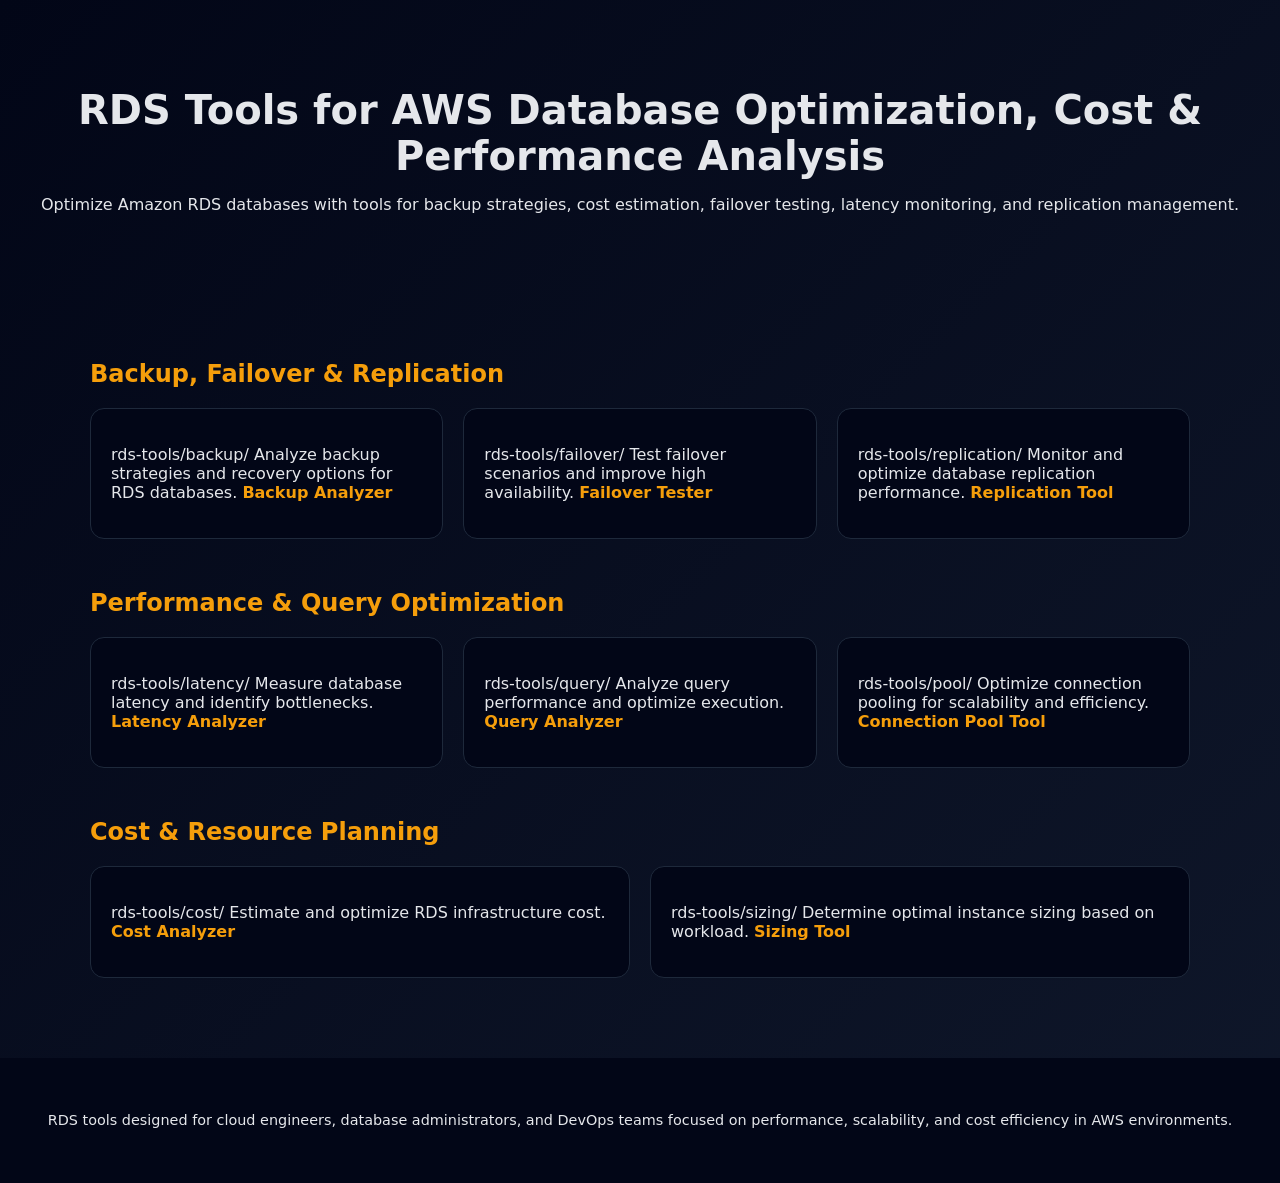
<file: index.html>
<!DOCTYPE html>
<html lang="en">
<head>
<meta charset="UTF-8">
<meta name="viewport" content="width=device-width, initial-scale=1.0">

<title>RDS Tools – AWS Database Performance, Cost Optimization & Replication Analysis</title>

<meta name="description" content="Advanced RDS tools for AWS databases: backup strategies, cost optimization, failover testing, latency analysis, query performance, and replication monitoring.">

<meta name="keywords" content="rds tools aws, rds cost calculator, rds performance tuning, rds failover testing, rds latency analyzer, aws database optimization">

<meta name="google-site-verification" content="PkLa_ViOo6FAHpvh8SacceMb95o9tePRdrqLNBz9X1M" />

<style>
body {
    margin: 0;
    font-family: system-ui, Arial, sans-serif;
    background: linear-gradient(135deg, #020617, #0f172a);
    color: #e5e7eb;
}

header {
    text-align: center;
    padding: 60px 20px;
}

h1 {
    font-size: 2.5rem;
    margin-bottom: 10px;
}

h2 {
    margin-top: 50px;
    color: #f59e0b;
}

main {
    max-width: 1100px;
    margin: auto;
    padding: 20px;
}

.grid {
    display: grid;
    grid-template-columns: repeat(auto-fit, minmax(260px, 1fr));
    gap: 20px;
    margin-top: 20px;
}

.card {
    background: #020617;
    border: 1px solid #1e293b;
    border-radius: 14px;
    padding: 20px;
    transition: 0.3s ease;
}

.card:hover {
    transform: translateY(-5px);
    border-color: #f59e0b;
}

.card a {
    color: #f59e0b;
    font-weight: bold;
    text-decoration: none;
}

.card a:hover {
    text-decoration: underline;
}

footer {
    text-align: center;
    padding: 40px;
    margin-top: 60px;
    background: #020617;
    font-size: 0.9rem;
}
</style>

</head>

<body>

<header>
<h1>RDS Tools for AWS Database Optimization, Cost & Performance Analysis</h1>
<p>Optimize Amazon RDS databases with tools for backup strategies, cost estimation, failover testing, latency monitoring, and replication management.</p>
</header>

<main>

<section>
<h2>Backup, Failover & Replication</h2>

<div class="grid">

<div class="card">
<p>
rds-tools/backup/
Analyze backup strategies and recovery options for RDS databases.
<a href="rds-tools/backup/">Backup Analyzer</a>
</p>
</div>

<div class="card">
<p>
rds-tools/failover/
Test failover scenarios and improve high availability.
<a href="rds-tools/failover/">Failover Tester</a>
</p>
</div>

<div class="card">
<p>
rds-tools/replication/
Monitor and optimize database replication performance.
<a href="rds-tools/replication/">Replication Tool</a>
</p>
</div>

</div>

</section>

<section>
<h2>Performance & Query Optimization</h2>

<div class="grid">

<div class="card">
<p>
rds-tools/latency/
Measure database latency and identify bottlenecks.
<a href="rds-tools/latency/">Latency Analyzer</a>
</p>
</div>

<div class="card">
<p>
rds-tools/query/
Analyze query performance and optimize execution.
<a href="rds-tools/query/">Query Analyzer</a>
</p>
</div>

<div class="card">
<p>
rds-tools/pool/
Optimize connection pooling for scalability and efficiency.
<a href="rds-tools/pool/">Connection Pool Tool</a>
</p>
</div>

</div>

</section>

<section>
<h2>Cost & Resource Planning</h2>

<div class="grid">

<div class="card">
<p>
rds-tools/cost/
Estimate and optimize RDS infrastructure cost.
<a href="rds-tools/cost/">Cost Analyzer</a>
</p>
</div>

<div class="card">
<p>
rds-tools/sizing/
Determine optimal instance sizing based on workload.
<a href="rds-tools/sizing/">Sizing Tool</a>
</p>
</div>

</div>

</section>

</main>

<footer>
<p>RDS tools designed for cloud engineers, database administrators, and DevOps teams focused on performance, scalability, and cost efficiency in AWS environments.</p>
</footer>

</body>
</html>
</file>
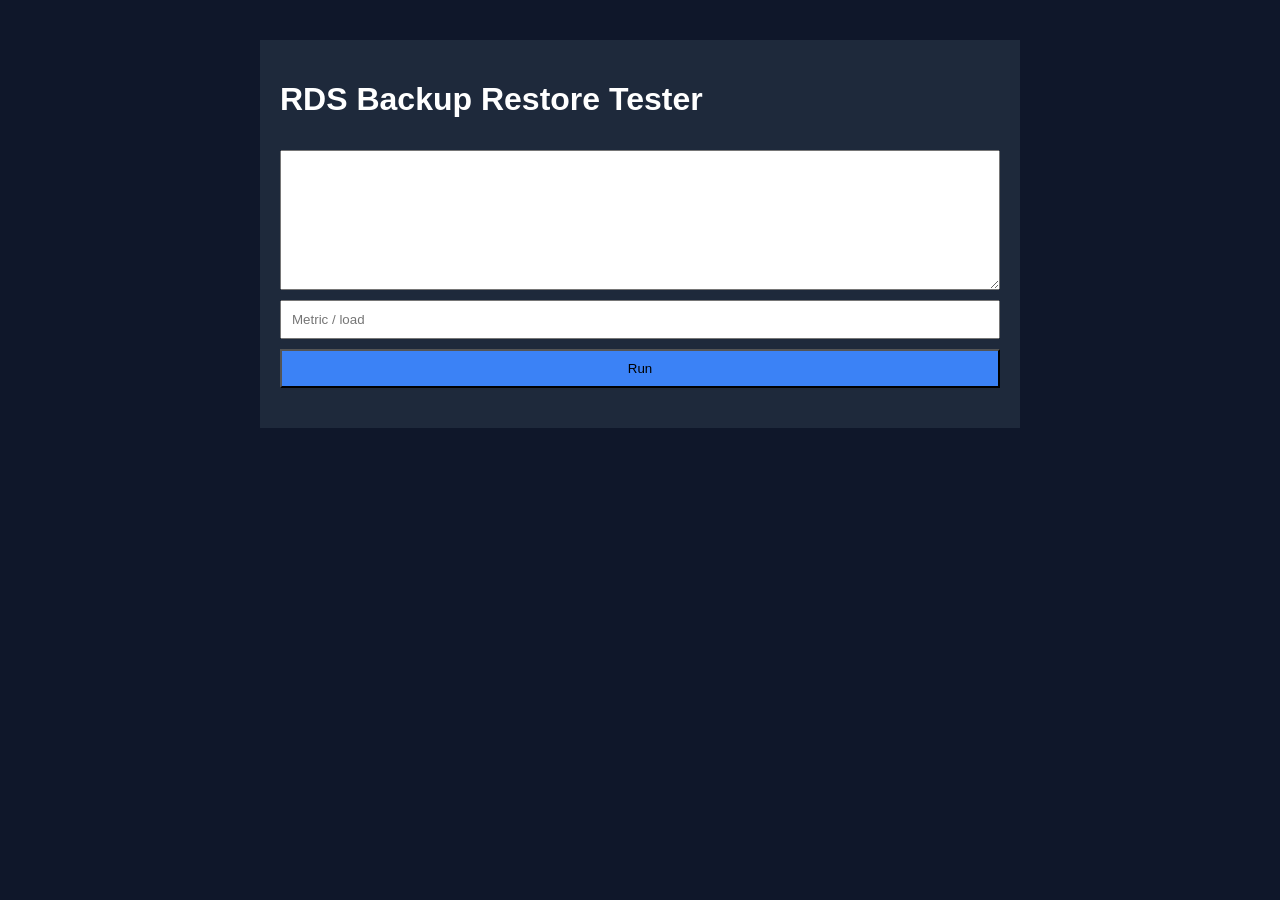
<file: backup/index.html>
<html>
<head>
<meta charset='UTF-8'>
<title>RDS Backup Restore Tester</title>
<meta name='viewport' content='width=device-width, initial-scale=1.0'>
<link rel='stylesheet' href='styles.css'>
</head>
<body>
<div class='container'>
<h1>RDS Backup Restore Tester</h1>
<textarea id='input'></textarea>
<input id='value' placeholder='Metric / load'>
<button onclick='run()'>Run</button>
<div id='res' class='result'></div>
</div>
<script src='script.js'></script>
</body>
</html>
</file>
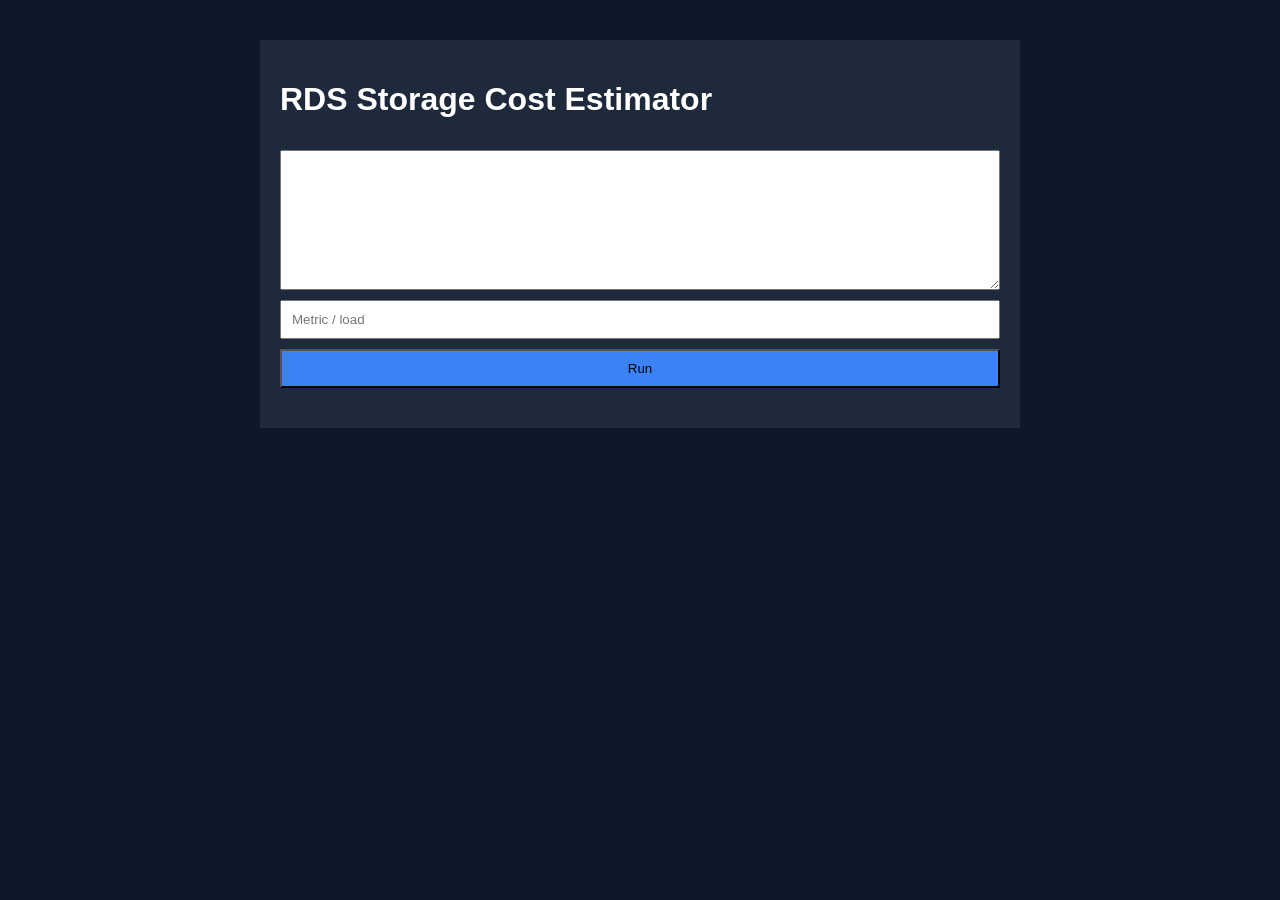
<file: cost/index.html>
<html>
<head>
<meta charset='UTF-8'>
<title>RDS Storage Cost Estimator</title>
<meta name='viewport' content='width=device-width, initial-scale=1.0'>
<link rel='stylesheet' href='styles.css'>
</head>
<body>
<div class='container'>
<h1>RDS Storage Cost Estimator</h1>
<textarea id='input'></textarea>
<input id='value' placeholder='Metric / load'>
<button onclick='run()'>Run</button>
<div id='res' class='result'></div>
</div>
<script src='script.js'></script>
</body>
</html>
</file>
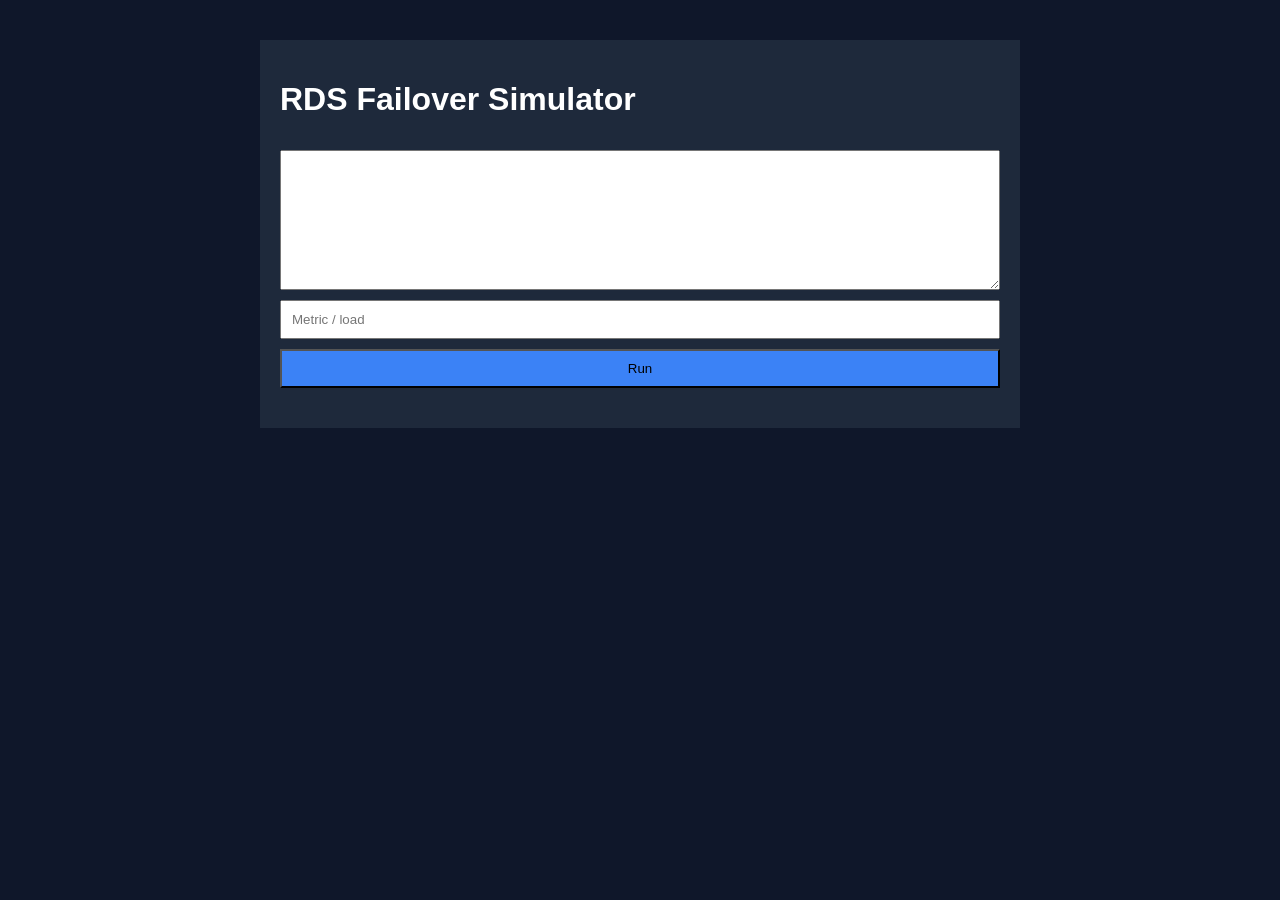
<file: failover/index.html>
<html>
<head>
<meta charset='UTF-8'>
<title>RDS Failover Simulator</title>
<meta name='viewport' content='width=device-width, initial-scale=1.0'>
<link rel='stylesheet' href='styles.css'>
</head>
<body>
<div class='container'>
<h1>RDS Failover Simulator</h1>
<textarea id='input'></textarea>
<input id='value' placeholder='Metric / load'>
<button onclick='run()'>Run</button>
<div id='res' class='result'></div>
</div>
<script src='script.js'></script>
</body>
</html>
</file>
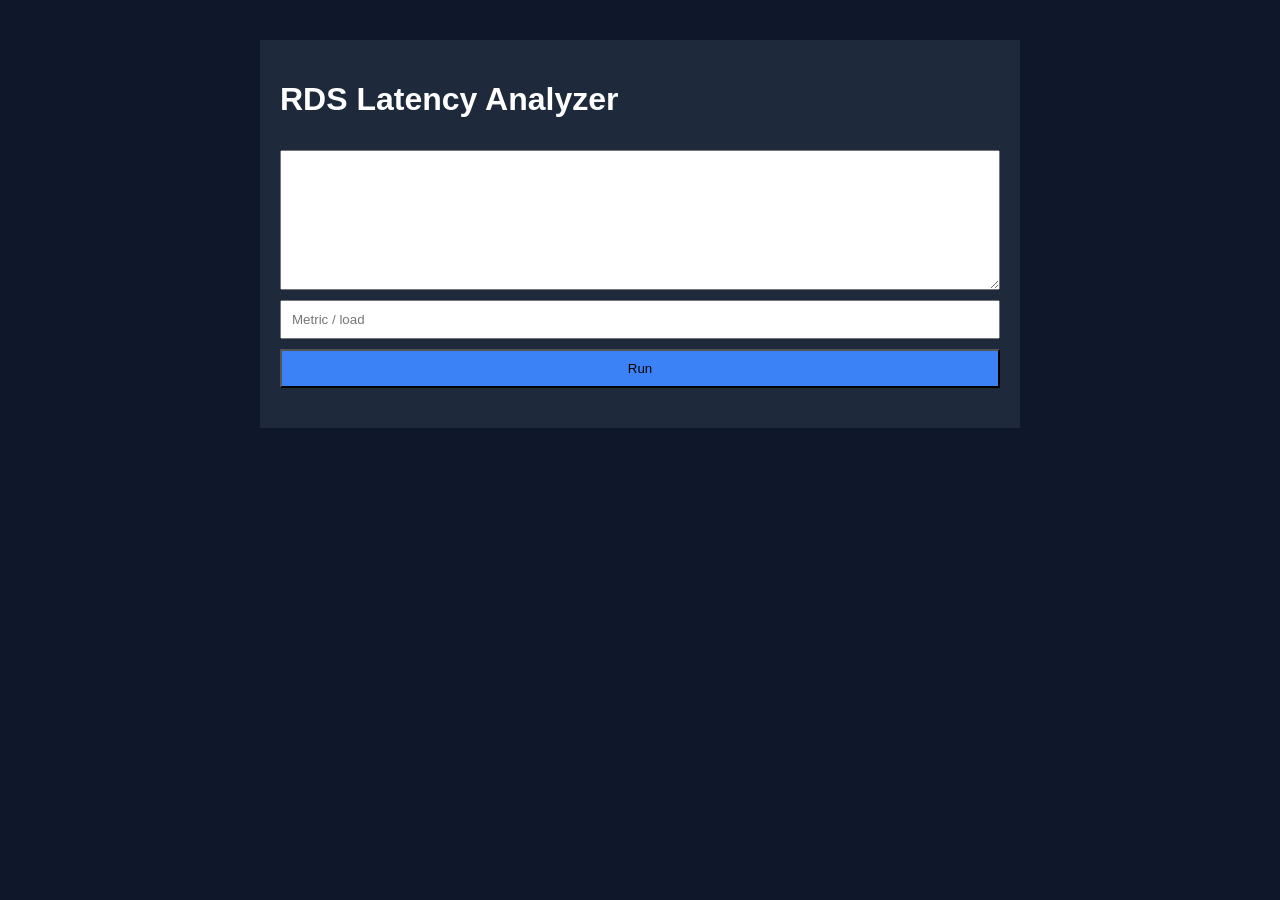
<file: latency/index.html>
<html>
<head>
<meta charset='UTF-8'>
<title>RDS Latency Analyzer</title>
<meta name='viewport' content='width=device-width, initial-scale=1.0'>
<link rel='stylesheet' href='styles.css'>
</head>
<body>
<div class='container'>
<h1>RDS Latency Analyzer</h1>
<textarea id='input'></textarea>
<input id='value' placeholder='Metric / load'>
<button onclick='run()'>Run</button>
<div id='res' class='result'></div>
</div>
<script src='script.js'></script>
</body>
</html>
</file>
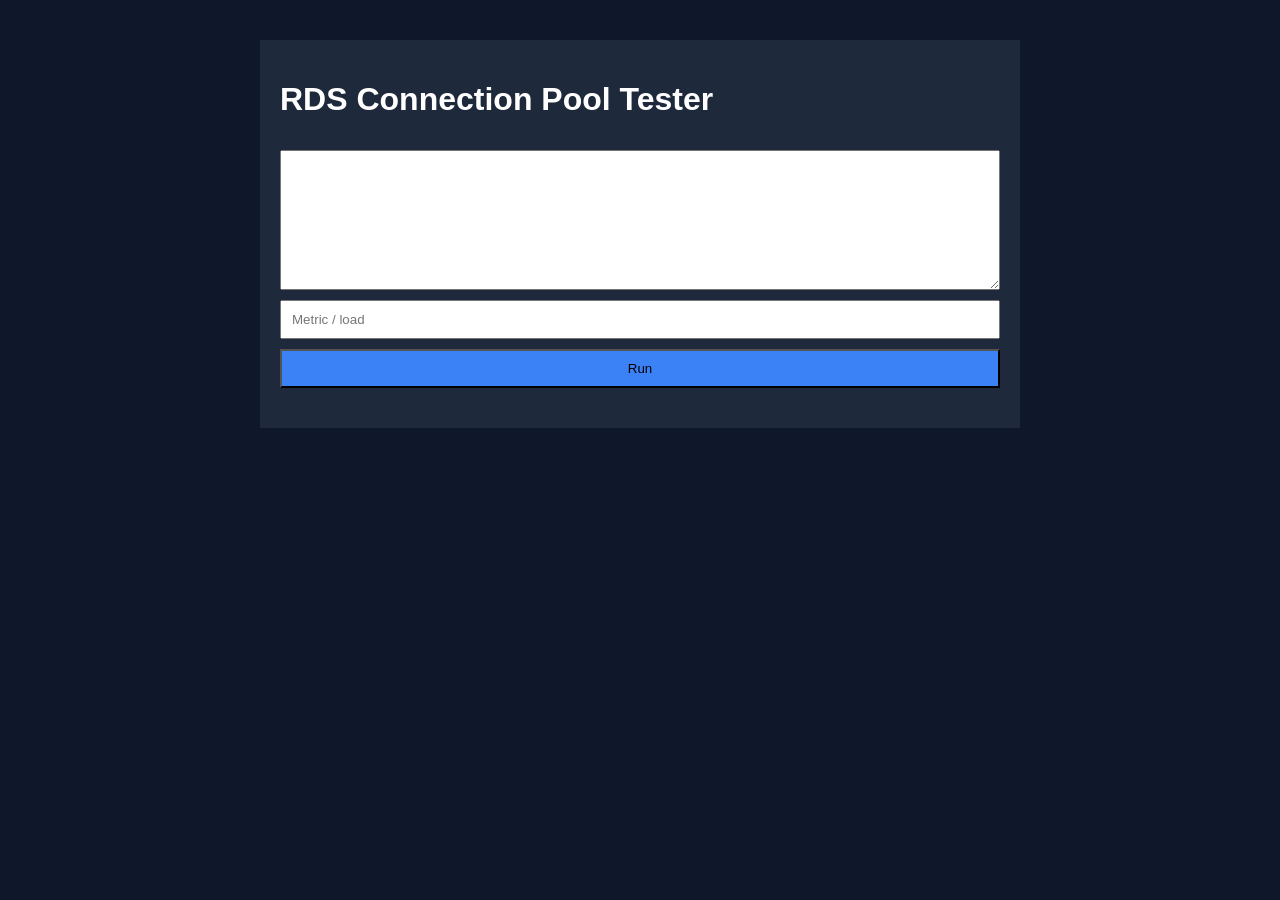
<file: pool/index.html>
<html>
<head>
<meta charset='UTF-8'>
<title>RDS Connection Pool Tester</title>
<meta name='viewport' content='width=device-width, initial-scale=1.0'>
<link rel='stylesheet' href='styles.css'>
</head>
<body>
<div class='container'>
<h1>RDS Connection Pool Tester</h1>
<textarea id='input'></textarea>
<input id='value' placeholder='Metric / load'>
<button onclick='run()'>Run</button>
<div id='res' class='result'></div>
</div>
<script src='script.js'></script>
</body>
</html>
</file>
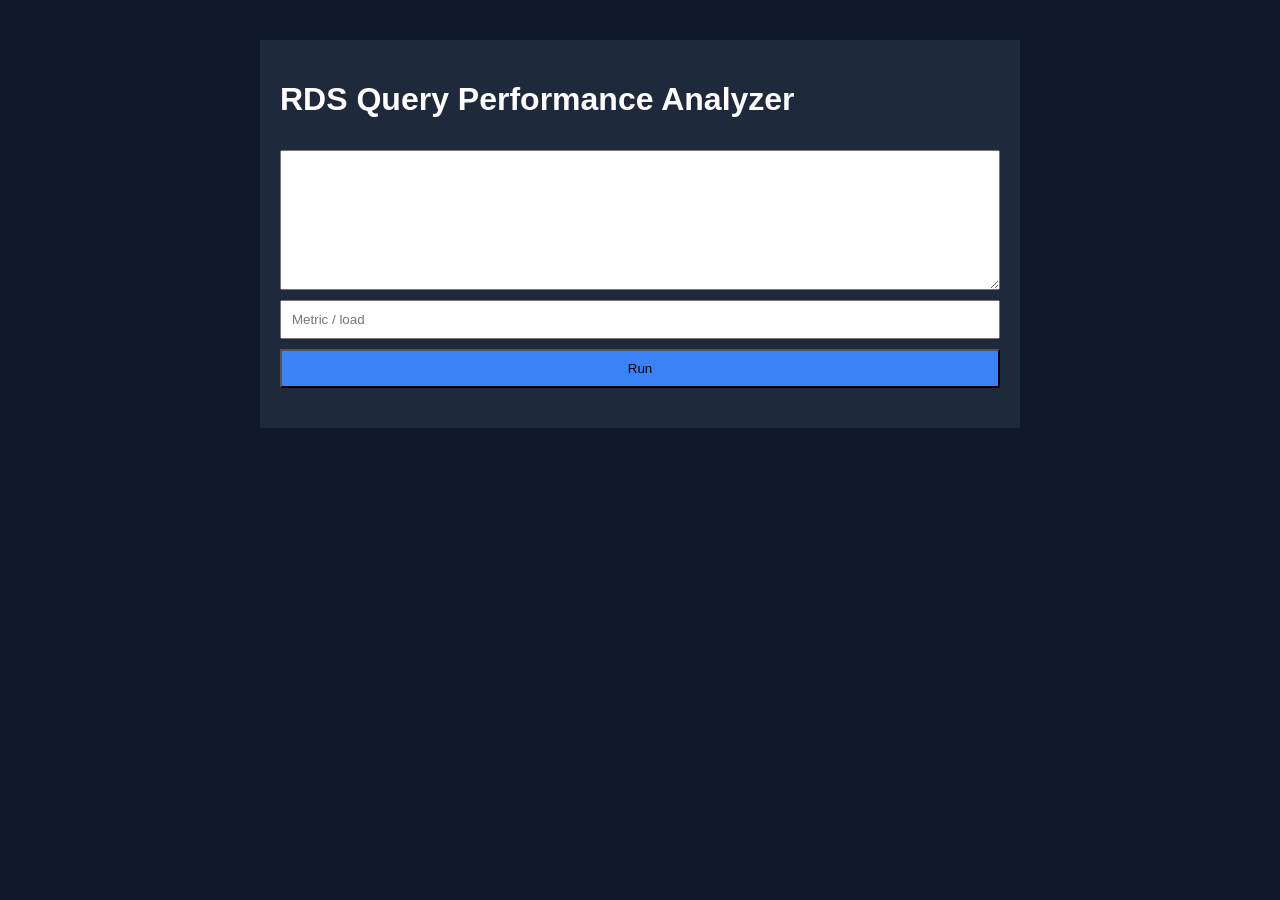
<file: query/index.html>
<html>
<head>
<meta charset='UTF-8'>
<title>RDS Query Performance Analyzer</title>
<meta name='viewport' content='width=device-width, initial-scale=1.0'>
<link rel='stylesheet' href='styles.css'>
</head>
<body>
<div class='container'>
<h1>RDS Query Performance Analyzer</h1>
<textarea id='input'></textarea>
<input id='value' placeholder='Metric / load'>
<button onclick='run()'>Run</button>
<div id='res' class='result'></div>
</div>
<script src='script.js'></script>
</body>
</html>
</file>
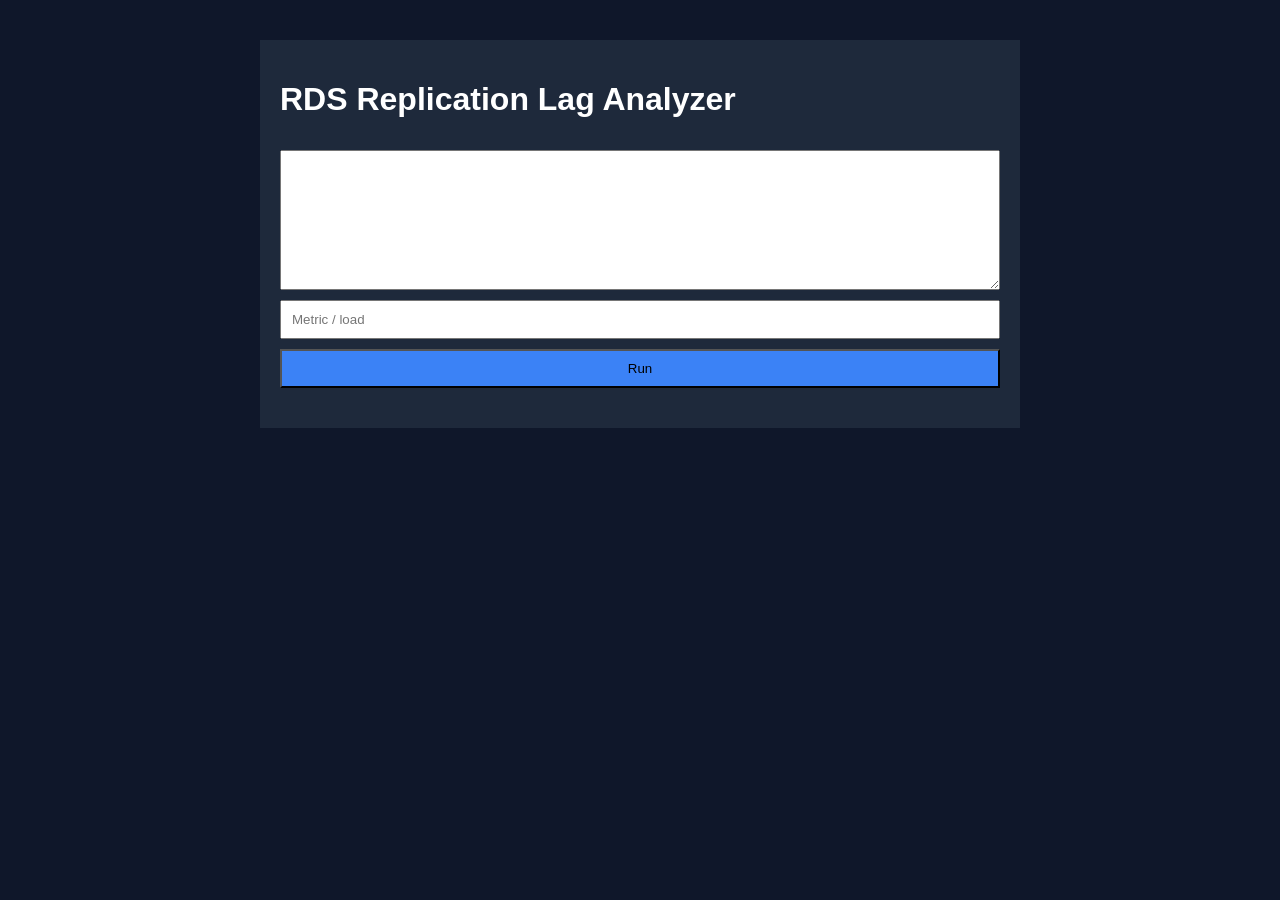
<file: replication/index.html>
<html>
<head>
<meta charset='UTF-8'>
<title>RDS Replication Lag Analyzer</title>
<meta name='viewport' content='width=device-width, initial-scale=1.0'>
<link rel='stylesheet' href='styles.css'>
</head>
<body>
<div class='container'>
<h1>RDS Replication Lag Analyzer</h1>
<textarea id='input'></textarea>
<input id='value' placeholder='Metric / load'>
<button onclick='run()'>Run</button>
<div id='res' class='result'></div>
</div>
<script src='script.js'></script>
</body>
</html>
</file>
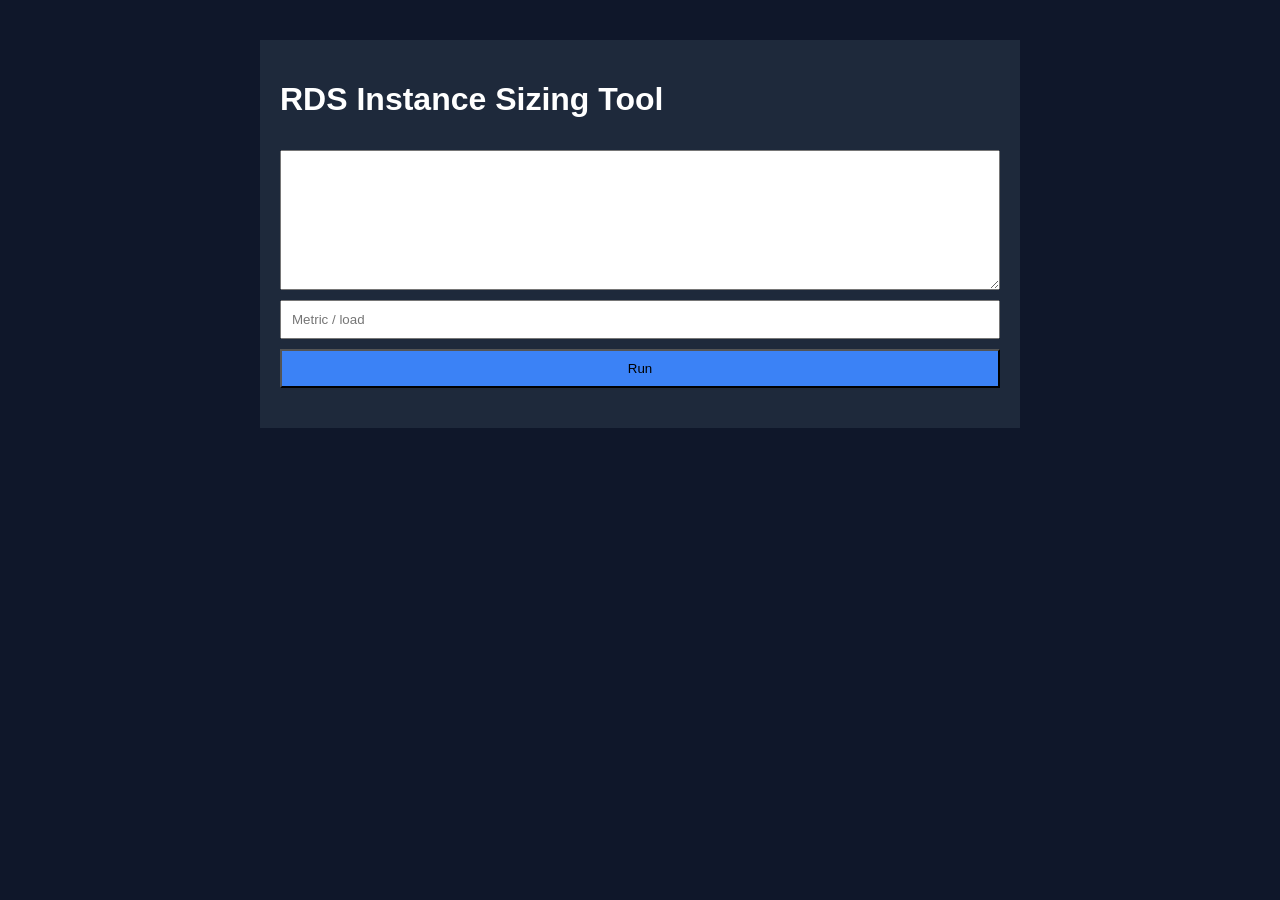
<file: sizing/index.html>
<html>
<head>
<meta charset='UTF-8'>
<title>RDS Instance Sizing Tool</title>
<meta name='viewport' content='width=device-width, initial-scale=1.0'>
<link rel='stylesheet' href='styles.css'>
</head>
<body>
<div class='container'>
<h1>RDS Instance Sizing Tool</h1>
<textarea id='input'></textarea>
<input id='value' placeholder='Metric / load'>
<button onclick='run()'>Run</button>
<div id='res' class='result'></div>
</div>
<script src='script.js'></script>
</body>
</html>
</file>
<file: backup/styles.css>
body{font-family:Arial;background:#0f172a;color:#fff}.container{max-width:720px;margin:40px auto;padding:20px;background:#1e293b}textarea,input{width:100%;margin-top:10px;padding:10px}textarea{height:140px}button{margin-top:10px;width:100%;padding:10px;background:#3b82f6}.result{margin-top:20px;white-space:pre-wrap}
</file>
<file: cost/styles.css>
body{font-family:Arial;background:#0f172a;color:#fff}.container{max-width:720px;margin:40px auto;padding:20px;background:#1e293b}textarea,input{width:100%;margin-top:10px;padding:10px}textarea{height:140px}button{margin-top:10px;width:100%;padding:10px;background:#3b82f6}.result{margin-top:20px;white-space:pre-wrap}
</file>
<file: failover/styles.css>
body{font-family:Arial;background:#0f172a;color:#fff}.container{max-width:720px;margin:40px auto;padding:20px;background:#1e293b}textarea,input{width:100%;margin-top:10px;padding:10px}textarea{height:140px}button{margin-top:10px;width:100%;padding:10px;background:#3b82f6}.result{margin-top:20px;white-space:pre-wrap}
</file>
<file: latency/styles.css>
body{font-family:Arial;background:#0f172a;color:#fff}.container{max-width:720px;margin:40px auto;padding:20px;background:#1e293b}textarea,input{width:100%;margin-top:10px;padding:10px}textarea{height:140px}button{margin-top:10px;width:100%;padding:10px;background:#3b82f6}.result{margin-top:20px;white-space:pre-wrap}
</file>
<file: pool/styles.css>
body{font-family:Arial;background:#0f172a;color:#fff}.container{max-width:720px;margin:40px auto;padding:20px;background:#1e293b}textarea,input{width:100%;margin-top:10px;padding:10px}textarea{height:140px}button{margin-top:10px;width:100%;padding:10px;background:#3b82f6}.result{margin-top:20px;white-space:pre-wrap}
</file>
<file: query/styles.css>
body{font-family:Arial;background:#0f172a;color:#fff}.container{max-width:720px;margin:40px auto;padding:20px;background:#1e293b}textarea,input{width:100%;margin-top:10px;padding:10px}textarea{height:140px}button{margin-top:10px;width:100%;padding:10px;background:#3b82f6}.result{margin-top:20px;white-space:pre-wrap}
</file>
<file: replication/styles.css>
body{font-family:Arial;background:#0f172a;color:#fff}.container{max-width:720px;margin:40px auto;padding:20px;background:#1e293b}textarea,input{width:100%;margin-top:10px;padding:10px}textarea{height:140px}button{margin-top:10px;width:100%;padding:10px;background:#3b82f6}.result{margin-top:20px;white-space:pre-wrap}
</file>
<file: sizing/styles.css>
body{font-family:Arial;background:#0f172a;color:#fff}.container{max-width:720px;margin:40px auto;padding:20px;background:#1e293b}textarea,input{width:100%;margin-top:10px;padding:10px}textarea{height:140px}button{margin-top:10px;width:100%;padding:10px;background:#3b82f6}.result{margin-top:20px;white-space:pre-wrap}
</file>
